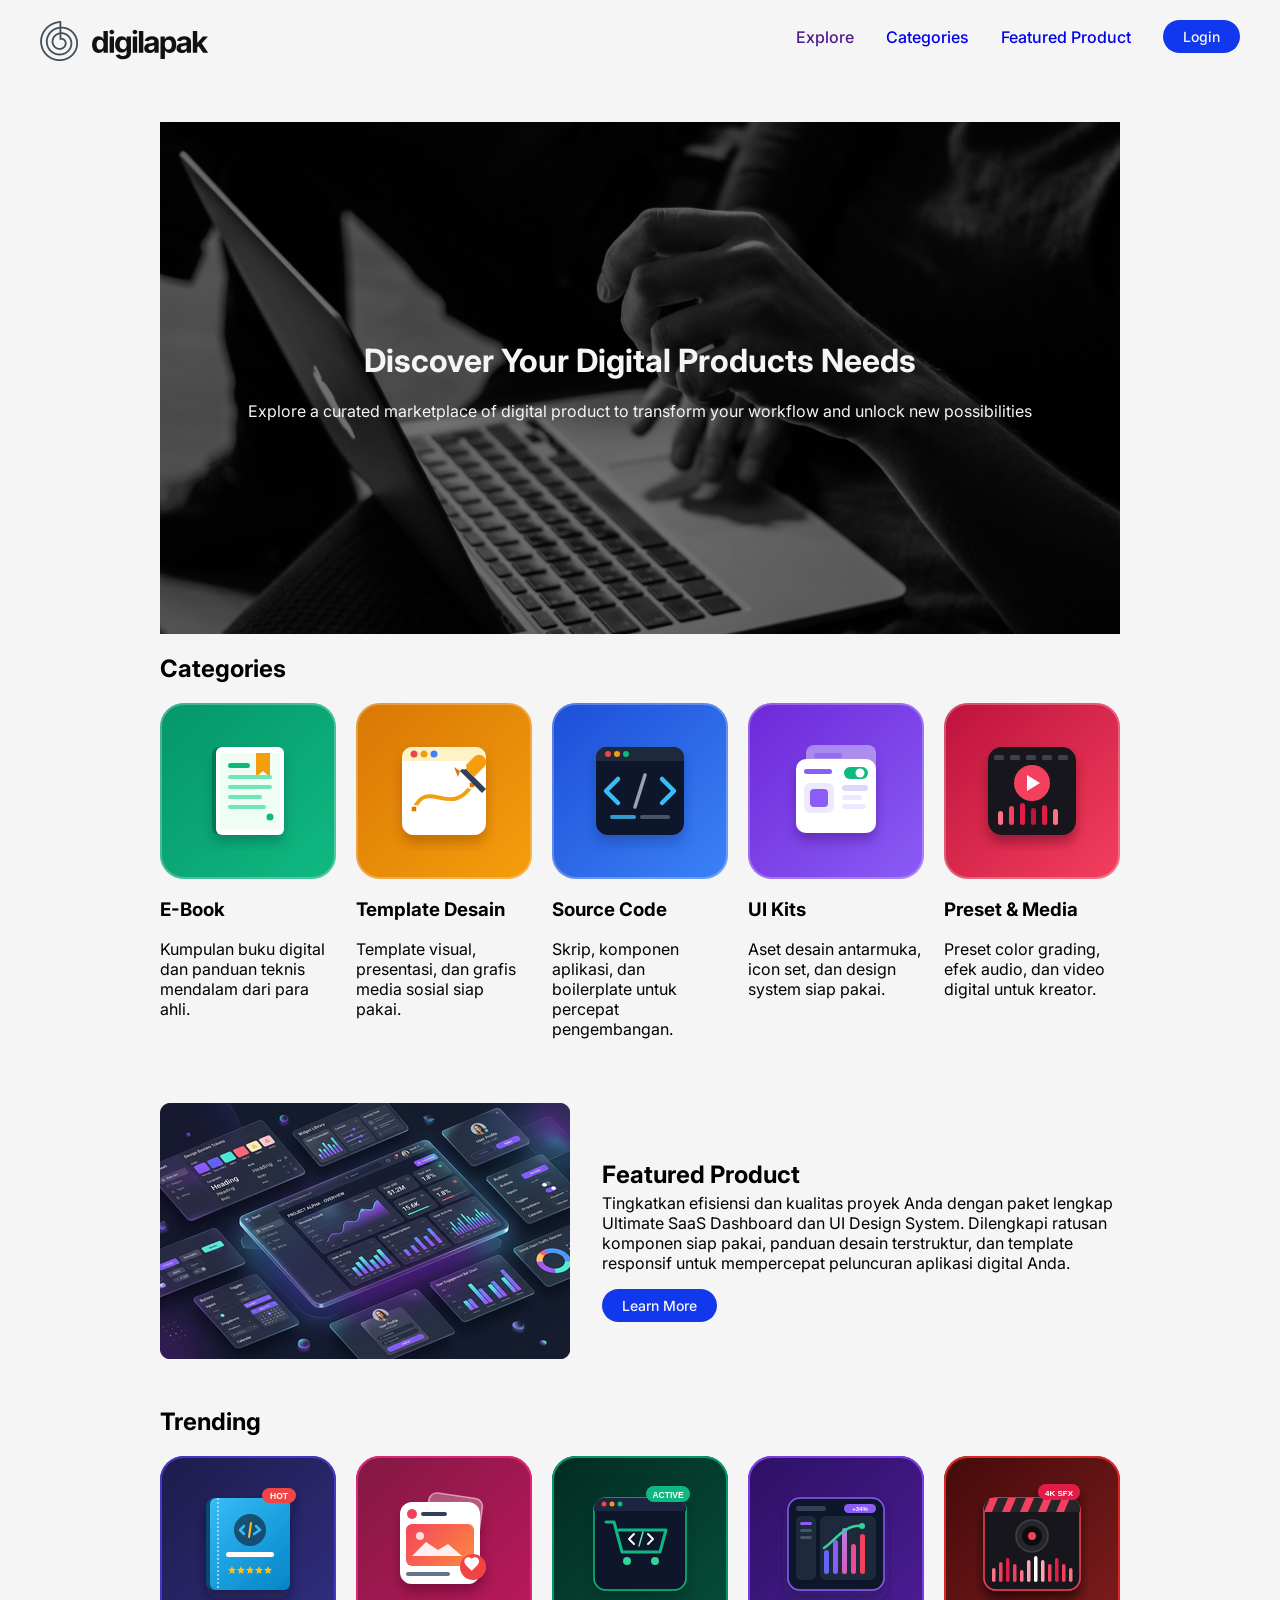
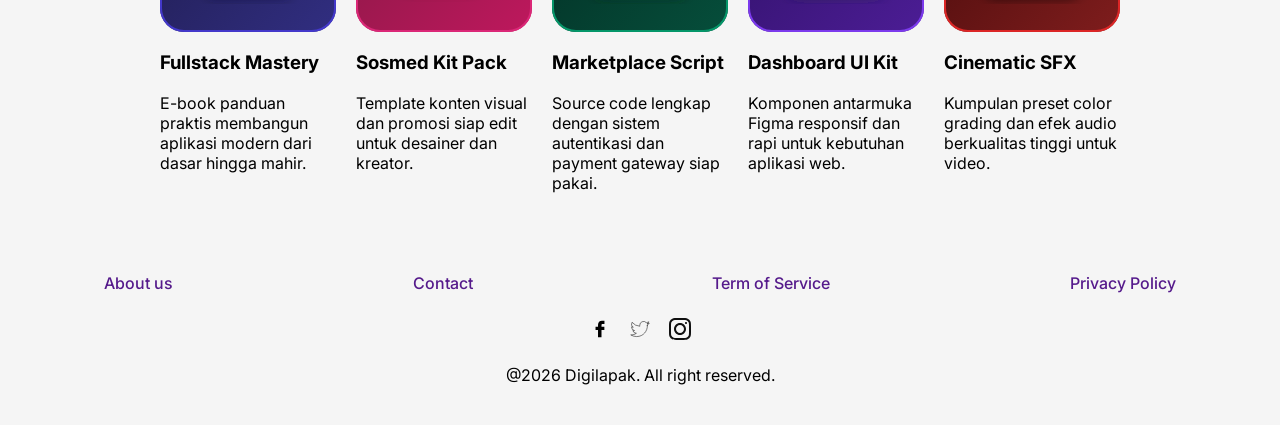
<file: assignment-1/index.html>
<!DOCTYPE html>
<html lang="en">
<head>
    <meta charset="UTF-8">
    <meta name="viewport" content="width=device-width, initial-scale=1.0">
    <link rel="preconnect" href="https://fonts.googleapis.com">
    <link rel="preconnect" href="https://fonts.gstatic.com" crossorigin>
    <link href="https://fonts.googleapis.com/css2?family=Inter:wght@400;500;600;700&display=swap" rel="stylesheet">
    <link rel="stylesheet" href="style.css">
    <title>Assignment 1</title>
</head>
<body>
    
    <!--header-->
    <header class="header">
        <!-- Logo -->
         <div class="logo">
            <img src="assets/logo.svg" alt="Digilapak Logo">
         </div>

         <input type="checkbox" id="menu-toggle" class="menu-toggle">
         <label for="menu-toggle" class="hamburger-icon">
            &#9776;
         </label>

         <!--Navbar Element-->
         <nav class="navbar">
            <ul>
                <li>
                    <a href="">Explore</a>
                </li>
                <li>
                    <a href="#categories">Categories</a>
                </li>
                <li>
                    <a href="#featured-product">Featured Product</a>
                </li>
                <li>
                    <a href="#" class="button">Login</a>
                </li>
            </ul>
         </nav>
    </header>

    <!--Landing page-->
    <main class="landing-page">
        <!--HERO-->
        <div class="hero-image">
            <div class="hero-text">
                <h1>Discover Your Digital Products Needs</h1>
                <p>Explore a curated marketplace of digital product to transform your workflow and unlock new possibilities</p>
            </div>
            
        </div>
    

        <!--Categories-->
        <section id="categories" class="categories">
            <h2>Categories</h2>
            <!--Card-->
            <div class="categories-grid">
                <!--Card 1-->
                <div class="categories-card">
                    <img src="assets/category-ebook.svg" alt="E-Book" width="176" height="176">
                    <h3>E-Book</h3>
                    <p>Kumpulan buku digital dan panduan teknis mendalam dari para ahli.</p>
                </div>
                <!--Card 2-->
                <div class="categories-card">
                    <img src="assets/category-design.svg" alt="Template Desain" width="176" height="176">
                    <h3>Template Desain</h3>
                    <p>Template visual, presentasi, dan grafis media sosial siap pakai.</p>
                </div>
                <!--Card 3-->
                <div class="categories-card">
                    <img src="assets/category-code.svg" alt="Source Code" width="176" height="176">
                    <h3>Source Code</h3>
                    <p>Skrip, komponen aplikasi, dan boilerplate untuk percepat pengembangan.</p>
                </div>
                <!--Card 4-->
                <div class="categories-card">
                    <img src="assets/category-uikit.svg" alt="UI Kits" width="176" height="176">
                    <h3>UI Kits</h3>
                    <p>Aset desain antarmuka, icon set, dan design system siap pakai.</p>
                </div>
                <!--Card 5-->
                <div class="categories-card">
                    <img src="assets/category-media.svg" alt="Preset & Media" width="176" height="176">
                    <h3>Preset & Media</h3>
                    <p>Preset color grading, efek audio, dan video digital untuk kreator.</p>
                </div>
             </div>

        </section>


        <!--Featured Product-->
        <section class="featured-product" id="featured-product">
            <div class="featured-product-image">
                <img src="assets/featured-product.png" alt="featured product">
            </div>

            <div class="featured-product-text">
                <h2>Featured Product</h2>
                <article>
                    Tingkatkan efisiensi dan kualitas proyek Anda dengan paket lengkap Ultimate SaaS Dashboard dan UI Design System. 
                    Dilengkapi ratusan komponen siap pakai, panduan desain terstruktur, dan template responsif untuk mempercepat peluncuran aplikasi digital Anda.
                </article>
                <a href="#" class="button">Learn More</a>
            </div>
        </section>


        <!--Trending-->
        <section class="trending">
            <h2>Trending</h2>
            <!--Card-->
            <div class="categories-grid">
                <!--Card 1-->
                <div class="categories-card">
                    <img src="assets/trending-ebook.svg" alt="E-Book Fullstack" width="176" height="176">
                    <h3>Fullstack Mastery</h3>
                    <p>E-book panduan praktis membangun aplikasi modern dari dasar hingga mahir.</p>
                </div>
                <!--Card 2-->
                <div class="categories-card">
                    <img src="assets/trending-design.svg" alt="Social Media Kit" width="176" height="176">
                    <h3>Sosmed Kit Pack</h3>
                    <p>Template konten visual dan promosi siap edit untuk desainer dan kreator.</p>
                </div>
                <!--Card 3-->
                <div class="categories-card">
                    <img src="assets/trending-code.svg" alt="Marketplace Starter" width="176" height="176">
                    <h3>Marketplace Script</h3>
                    <p>Source code lengkap dengan sistem autentikasi dan payment gateway siap pakai.</p>
                </div>
                <!--Card 4-->
                <div class="categories-card">
                    <img src="assets/trending-uikit.svg" alt="Dashboard UI Kit" width="176" height="176">
                    <h3>Dashboard UI Kit</h3>
                    <p>Komponen antarmuka Figma responsif dan rapi untuk kebutuhan aplikasi web.</p>
                </div>
                <!--Card 5-->
                <div class="categories-card">
                    <img src="assets/trending-media.svg" alt="Cinematic SFX Pack" width="176" height="176">
                    <h3>Cinematic SFX</h3>
                    <p>Kumpulan preset color grading dan efek audio berkualitas tinggi untuk video.</p>
                </div>
             </div>
        </section>
    </main>

    <!--Footer-->
    <footer class="footer">
        <nav class="navbar">
            <ul class="footer-element">
                <li>
                    <a href="">About us</a>
                </li>
                <li>
                    <a href="">Contact</a>
                </li>
                <li>
                    <a href="">Term of Service</a>
                </li>
                <li>
                    <a href="">Privacy Policy</a>
                </li>
            </ul>
        </nav>
        <!--logo sosial media-->
        <div class="footer-icon">
            <img src="assets/facebook-icon.svg" alt="facebook">
            <img src="assets/twit-icon.svg" alt="twitter">
            <img src="assets/ig-icon.svg" alt="instagram">   
        </div>
        <p>@2026 Digilapak. All right reserved.</p>    
    </footer>

</body>
</html>
</file>
<file: assignment-1/style.css>
/*CSS*/

body {
    padding: 0;
    margin: 0;

    height: 100%;
    background-color: whitesmoke;
    font-family: 'Inter', sans-serif;
}

.header {
    display: flex;
    justify-content: space-between;
    padding: 20px 40px;
    margin-bottom: 36px;
    background-color: whitesmoke;
    position: sticky;
    top: 0;
    z-index: 999;
}

.menu-toggle{
    display: none;
}

.hamburger-icon{
    display: none;
}


.navbar ul {
    display: flex;
    flex-direction:row;
    gap: 32px;
    list-style-type: none;
    align-items: center;
    margin: 0;
    padding: 0;
}

.navbar li a{
    
    text-decoration: none;
    font-weight: 500;
}


.landing-page{
    max-width: 960px;
    margin: auto;
    padding: 0;
}



.hero-text{
    text-align: center;
    color: whitesmoke;
}

.hero-image{
    background-image: linear-gradient(rgba(0, 0, 0, 0.5), rgba(0, 0, 0, 0.5)), url("assets/hero-img.jpg");
    background-size: cover;
    background-position: center;
    background-repeat: no-repeat;
    height: 512px;

    display: flex;
    justify-content: center;
    align-items: center;
    
}

.categories{
    margin-bottom: 48px;
}

.categories-grid{
    display: flex;
    gap: 20px;
    flex-wrap: wrap;
}

.categories-card{
    width: 176px;
    
}

.categories-card img{
    width: 100%;
    height: auto;
    display: block;
}

.featured-product{
    display: flex;
    justify-content: space-between;
    align-items: center;
    gap: 32px;
    margin-bottom: 48px;
}

.featured-product-image{
    width: 410px;
    flex-shrink: 0;
    height: 256px;
}

.featured-product-image img{
    width: 100%;
    height: 256px;
    object-fit: cover;
    display: block;

}


.featured-product-text h2{
    margin-bottom: 4px;
}

.featured-product-text article{
    margin-bottom: 16px;
}

.button {
    display: inline-block;
    padding: 8px 20px;
    background-color: #1238ED;
    color: whitesmoke;
    text-decoration: none;
    font-size: 14px;
    font-weight: 500;
    border-radius: 20px;
    transition: background-color 0.2s ease;
}

.button:hover {
    background-color: #0d2bb5;
}



.trending{
    margin-bottom: 48px;
}

.footer{
    margin-top: 64px;
}
.footer-element{
    display: flex;
    justify-content: space-around;

}

.footer-icon{
    display: flex;
    justify-content: center;
    gap: 16px;
    margin-top: 24px;
    margin-bottom: 24px;
}

.footer-icon img{
    max-width: 24px;
    max-height: 24px;
}

.footer p{
    text-align: center;
    margin-bottom: 40px;
}


@media (max-width: 768px){
    .landing-page{
        padding: 0 32px;;
    }

    .hamburger-icon{
        display: block;
        margin-left: auto;
        font-size: 28px;
        cursor: pointer;
        user-select: none;
}
    .navbar ul{
        display: none;
        flex-direction: column;
        position: absolute;
        top: 100%;
        left: 0;
        width: 100%;
        background-color: whitesmoke;
        padding: 20px 0;
        gap: 20px;
        box-shadow: 0 4px 6px rgba(0, 0, 0, 0.1);
    }

    .menu-toggle:checked ~ .navbar ul{
        display: flex;
    }


    .hero-image{
        padding: 0px 13px;
    }

    .categories-grid{
        justify-content: center;
    }

    .categories-card{
        width: 100%;
        max-width: 280px;
        text-align: center;
    }

    .featured-product{
        flex-direction: column;
        gap: 24px;
    }

    .featured-product-image{
        width: 100%;
        height: auto;
    }
    .featured-product-image img{
        width: 100%;
        height: auto;
    }

    .footer-element{
        display: flex;
        flex-wrap: wrap;
        justify-content: center;
        gap: 16px 24px;
        padding: 0;
    }

}
</file>
